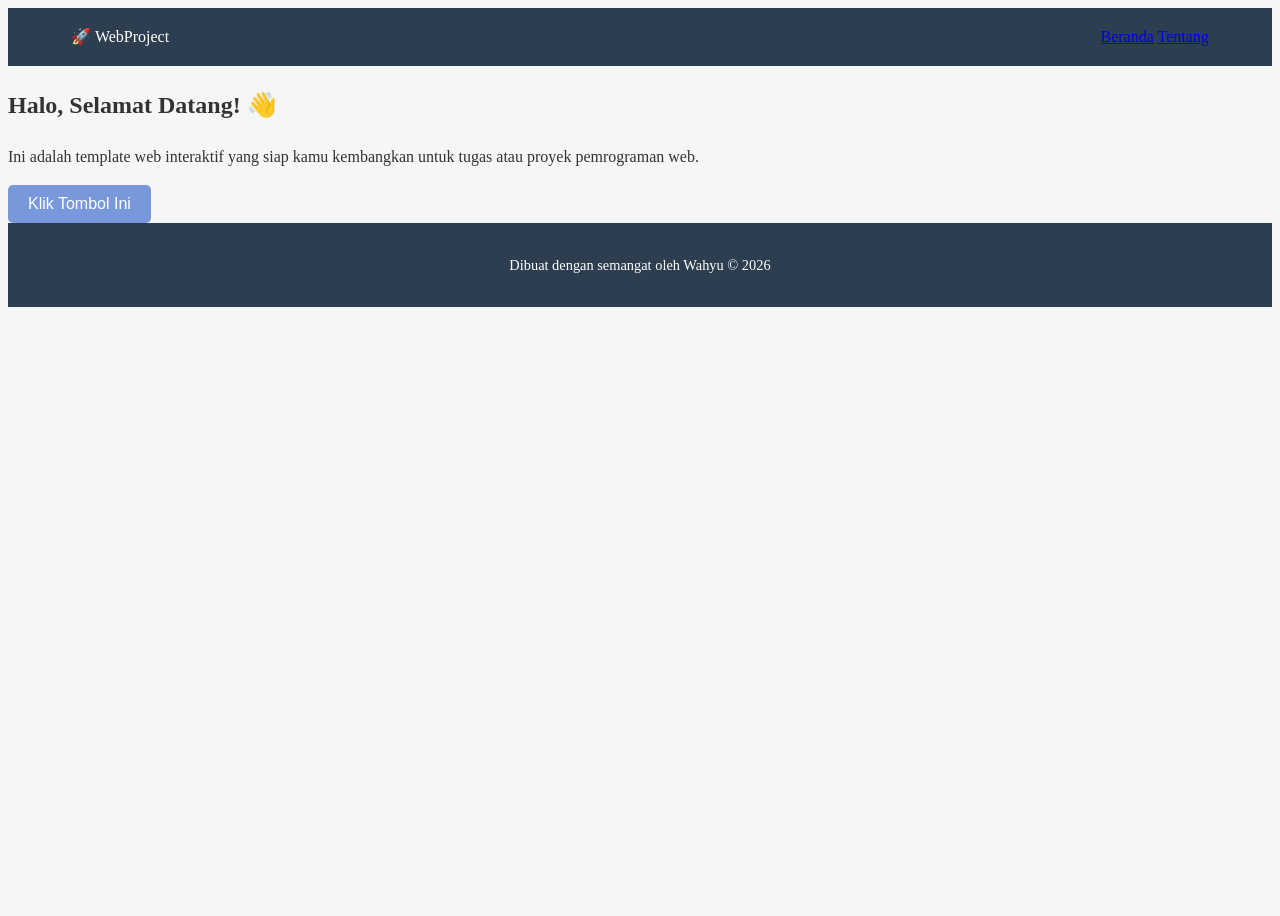
<file: index.html>
<!DOCTYPE html>
<html lang="id">
<head>
    <meta charset="UTF-8">
    <meta name="viewport" content="width=device-width, initial-scale=1.0">
    <title>Project Pemrograman Web</title>
    <!-- Menghubungkan file CSS -->
    <link rel="stylesheet" href="style.css">
</head>
<body>

    <!-- Navigasi / Header -->
    <header class="navbar">
        <div class="logo">🚀 WebProject</div>
        <nav>
            <a href="#home">Beranda</a>
            <a href="#about">Tentang</a>
        </nav>
    </header>

    <!-- Konten Utama -->
    <main class="container">
        <section class="card">
            <!-- ID ditambahkan agar script.js bisa mengubah teks ini -->
            <h1 id="title">Halo, Selamat Datang! 👋</h1>
            <p id="desc">Ini adalah template web interaktif yang siap kamu kembangkan untuk tugas atau proyek pemrograman web.</p>
            <button id="cta-btn" class="btn">Klik Tombol Ini</button>
        </section>
    </main>

    <!-- Footer -->
    <footer>
        <p>Dibuat dengan semangat oleh Wahyu &copy; 2026</p>
    </footer>

    <!-- Menghubungkan file JavaScript -->
    <script src="script.js"></script>
</body>
</html>
</file>
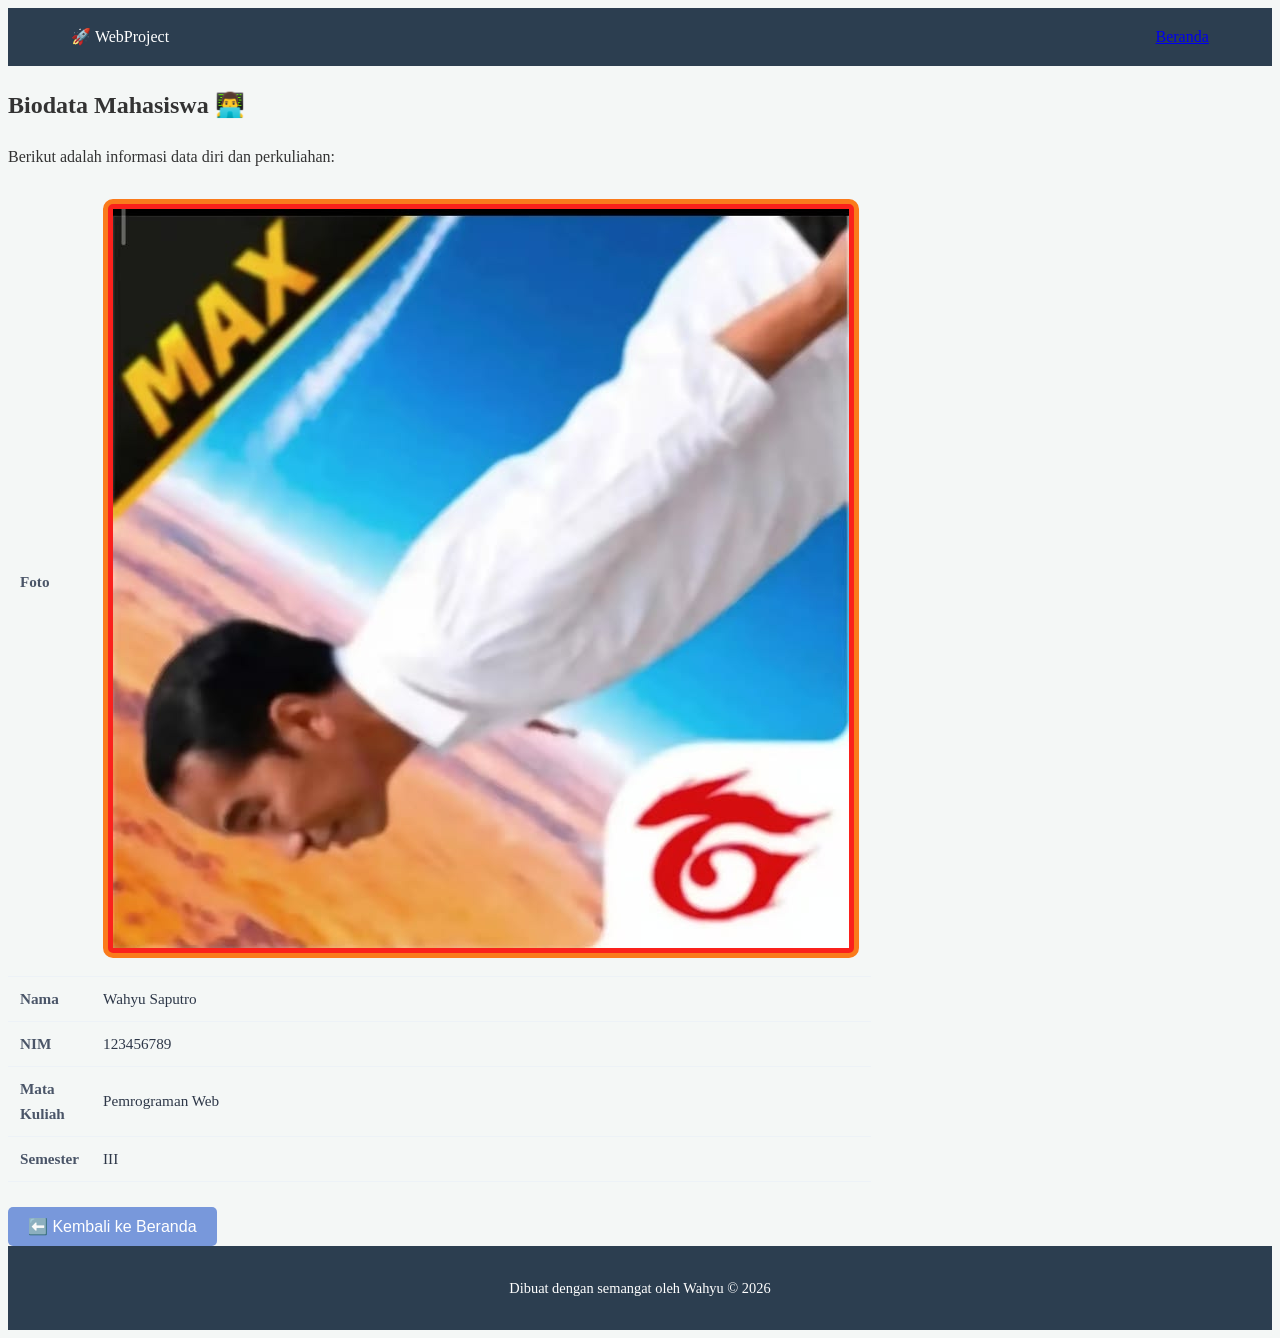
<file: detail.html>
<!DOCTYPE html>
<html lang="id">
<head>
    <meta charset="UTF-8">
    <meta name="viewport" content="width=device-width, initial-scale=1.0">
    <title>Biodata & Detail - Project Pemrograman Web</title>
    <link rel="stylesheet" href="style.css">
    <style>
        /* Tambahan style khusus untuk tabel biodata agar rapi */
        .bio-table {
            width: 100%;
            margin: 20px 0;
            text-align: left;
            border-collapse: collapse;
        }
        .bio-table th, .bio-table td {
            padding: 10px 12px;
            border-bottom: 1px solid #edf2f7;
            font-size: 0.95rem;
        }
        .bio-table th {
            color: #4a5568;
            width: 35%;
        }
        .bio-table td {
            color: #2d3748;
            font-weight: 500;
        }
        .bingkai {
            border: 5px solid #fa7b1c;
            border-radius: 10px;
            padding: 5px;
            background-color: #fa211c;
        }
    </style>
</head>
<body>

    <!-- Header / Navbar -->
    <header class="navbar">
        <div class="logo">🚀 WebProject</div>
        <nav>
            <a href="index.html">Beranda</a>
        </nav>
    </header>

    <!-- Konten Utama Halaman Detail / Biodata -->
    <main class="container">
        <section class="card" style="max-width: 350px;">
            <h1>Biodata Mahasiswa 👨‍💻</h1>
            <p>Berikut adalah informasi data diri dan perkuliahan:</p>
            
            <!-- Tabel Biodata -->
            <table class="bio-table">
                <tr>
                    <th>Foto</th>
                    <td><img src="abc.jpg" class="bingkai"></td>  
                </tr>
                <tr>
                    <th>Nama</th>
                    <td>Wahyu Saputro</td>
                </tr>
                <tr>
                    <th>NIM</th>
                    <td>123456789</td>
                </tr>
                <tr>
                    <th>Mata Kuliah</th>
                    <td>Pemrograman Web</td>
                </tr>
                <tr>
                    <th>Semester</th>
                    <td>III</td>
                </tr>
            </table>
            
            <!-- Tombol Kembali dengan ID agar bisa dikontrol JavaScript -->
            <div style="margin-top: 25px;">
                <button id="back-btn" class="btn">⬅️ Kembali ke Beranda</button>
            </div>
        </section>
    </main>

    <!-- Footer -->
    <footer>
        <p>Dibuat dengan semangat oleh Wahyu &copy; 2026</p>
    </footer>

    <!-- Script untuk Tombol Kembali -->
    <script>
        const backButton = document.getElementById('back-btn');

        backButton.addEventListener('click', function() {
            // Efek interaktif sebelum kembali ke index.html
            backButton.textContent = 'Kembali...';
            backButton.style.backgroundColor = '#48bb78';
            
            setTimeout(function() {
                window.location.href = 'index.html';
            }, 300);
        });
    </script>

</body>
</html>
</file>
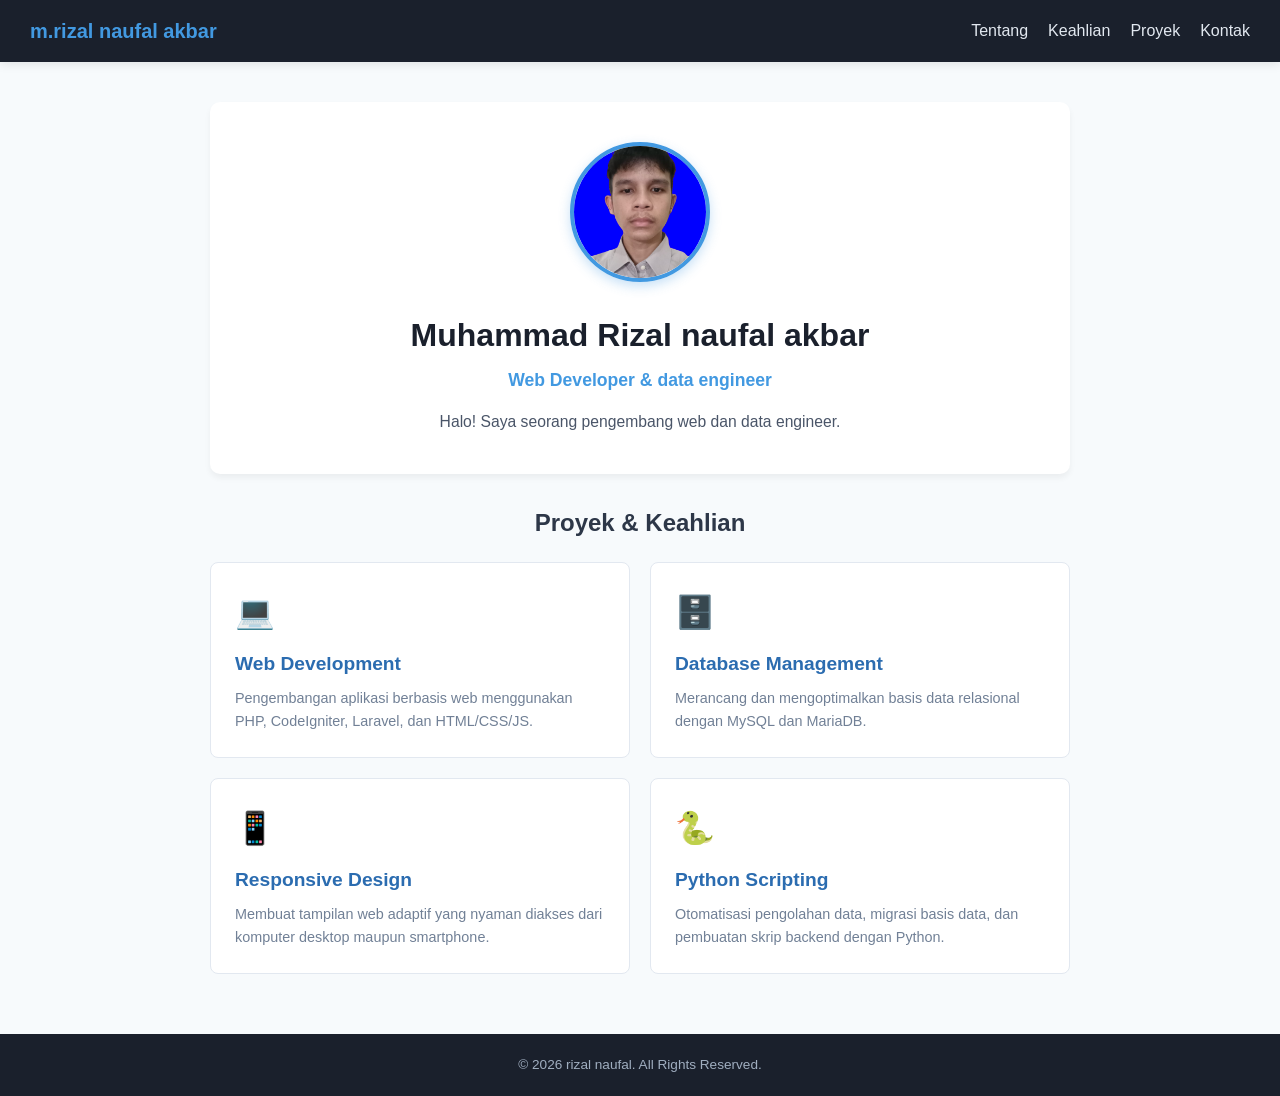
<file: index_rev1.html>
<!DOCTYPE html>
<html lang="id">
<head>
    <meta charset="UTF-8">
    <meta name="viewport" content="width=device-width, initial-scale=1.0">
    <title>Portofolio Diri - Wahyu Saputro</title>
    <!-- Menghubungkan ke file CSS eksternal -->
    <link rel="stylesheet" href="style_rev1.css">
</head>
<body>

    <!-- Header & Navigasi (Flexbox) -->
    <header class="navbar">
        <div class="logo">m.rizal naufal akbar</div>
        <nav class="nav-links">
            <a href="#about">Tentang</a>
            <a href="#skills">Keahlian</a>
            <a href="#projects">Proyek</a>
            <a href="#contact">Kontak</a>
        </nav>
    </header>

    <!-- Main Content -->
    <main class="container">
        <!-- Hero Section -->
        <section id="about" class="hero-section">
            <div class="profile-container">
                <!-- Pastikan file gambar fotowawhyu.JPEG ada di folder yang sama -->
                <img src="fotorizal.jpeg" alt="Foto Profil rizal" class="profile-img">
            </div>
            <h1 class="hero-title">Muhammad Rizal naufal akbar</h1>
            <p class="hero-subtitle">Web Developer & data engineer</p>
            <p class="hero-description">
                Halo! Saya seorang pengembang web dan data engineer.
            </p>
        </section>

        <!-- Galeri Keahlian & Proyek (CSS Grid) -->
        <section id="projects" class="portfolio-section">
            <h2 class="section-title">Proyek & Keahlian</h2>
            <div class="grid-container">
                
                <div class="card">
                    <div class="card-icon">💻</div>
                    <h3>Web Development</h3>
                    <p>Pengembangan aplikasi berbasis web menggunakan PHP, CodeIgniter, Laravel, dan HTML/CSS/JS.</p>
                </div>

                <div class="card">
                    <div class="card-icon">🗄️</div>
                    <h3>Database Management</h3>
                    <p>Merancang dan mengoptimalkan basis data relasional dengan MySQL dan MariaDB.</p>
                </div>

                <div class="card">
                    <div class="card-icon">📱</div>
                    <h3>Responsive Design</h3>
                    <p>Membuat tampilan web adaptif yang nyaman diakses dari komputer desktop maupun smartphone.</p>
                </div>

                <div class="card">
                    <div class="card-icon">🐍</div>
                    <h3>Python Scripting</h3>
                    <p>Otomatisasi pengolahan data, migrasi basis data, dan pembuatan skrip backend dengan Python.</p>
                </div>

            </div>
        </section>
    </main>

    <!-- Footer -->
    <footer class="footer">
        <p>&copy; 2026 rizal naufal. All Rights Reserved.</p>
    </footer>

</body>
</html>
</file>
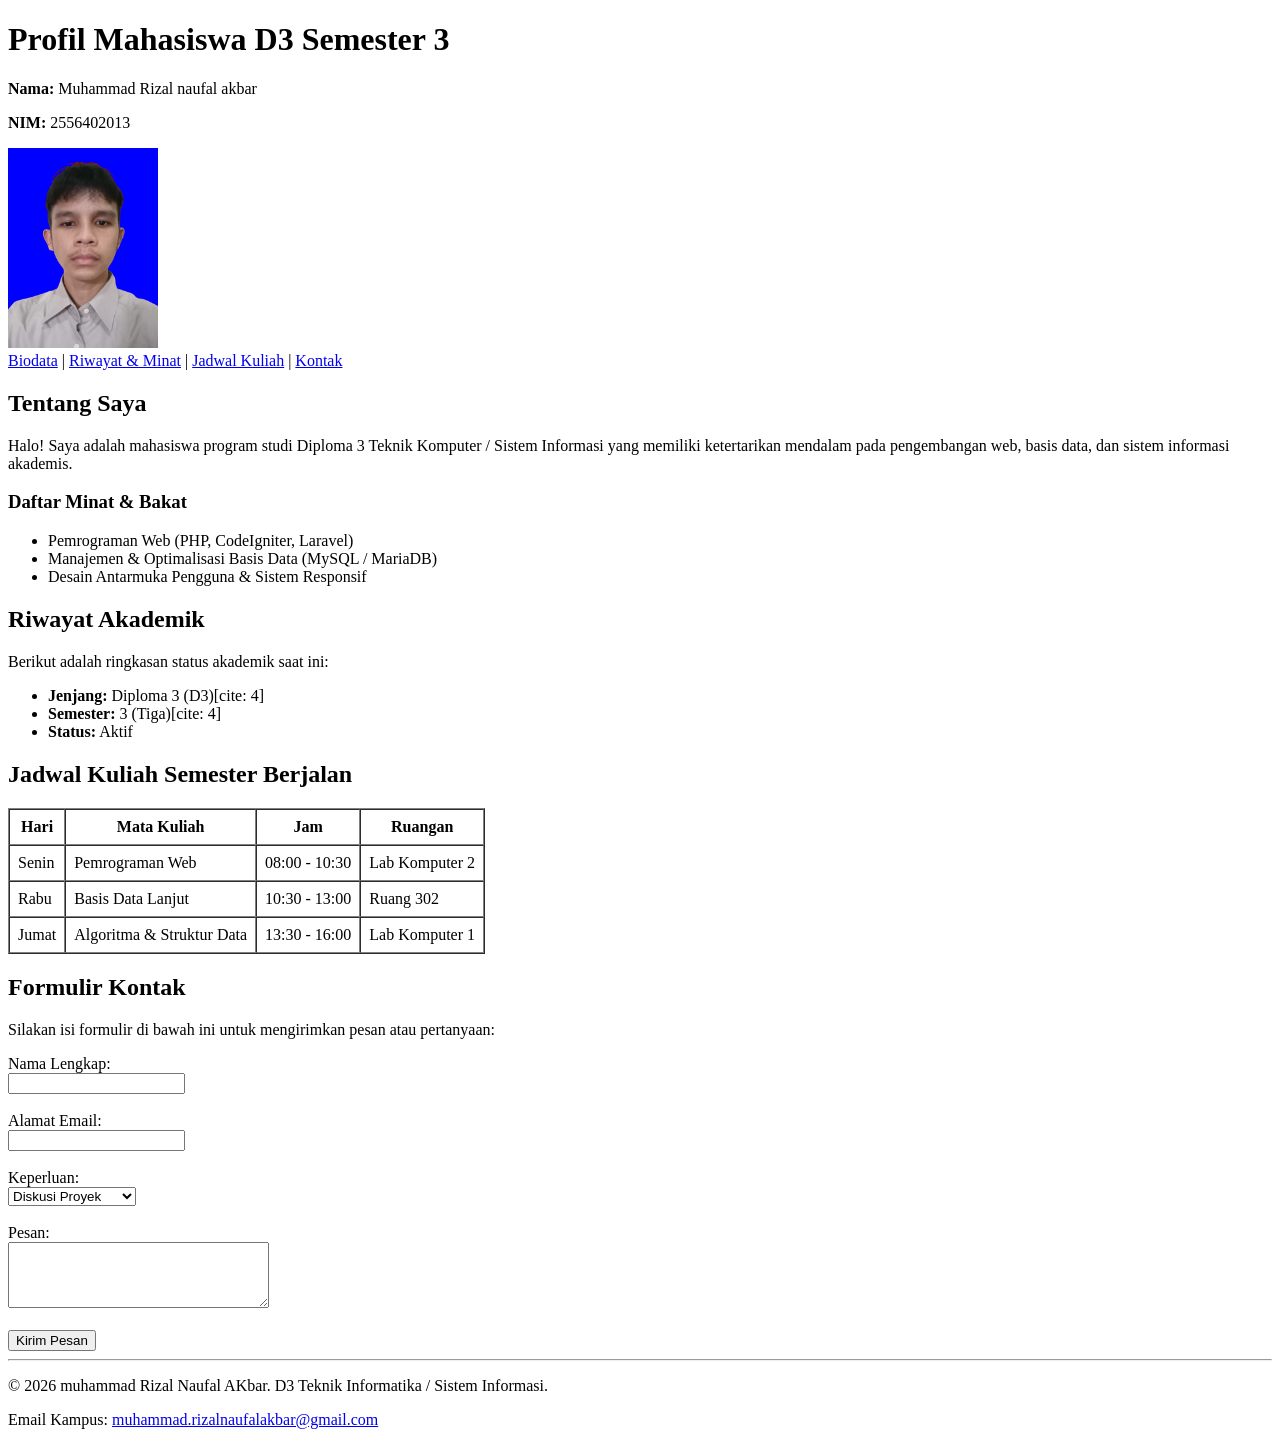
<file: index_rev2.html>
<!DOCTYPE html>
<html lang="id">
<head>
    <meta charset="UTF-8">
    <meta name="viewport" content="width=device-width, initial-scale=1.0">
    <title>Profil Mahasiswa - Wahyu Saputro</title>
</head>
<body>

    <!-- 1. Header (<header>): Judul Utama, Identitas, dan Foto Profil -->
    <header>
        <h1>Profil Mahasiswa D3 Semester 3</h1>
        <p><strong>Nama:</strong> Muhammad Rizal naufal akbar</p>
        <p><strong>NIM:</strong> 2556402013</p>
        <!-- Atribut alt digunakan untuk aksesibilitas -->
        <img src="fotorizal.jpeg" alt="Foto Resmi rizal naufal akbar" width="150">
    </header>

    <!-- 2. Navigasi (<nav>): Tautan internal antar seksi -->
    <nav>
        <a href="#biodata">Biodata</a> | 
        <a href="#riwayat">Riwayat & Minat</a> | 
        <a href="#jadwal">Jadwal Kuliah</a> | 
        <a href="#kontak">Kontak</a>
    </nav>

    <!-- 3. Konten Utama (<main>) -->
    <main>

        <!-- 4. Seksi Profil & Minat (<section id="biodata">) -->
        <section id="biodata">
            <h2>Tentang Saya</h2>
            <p>Halo! Saya adalah mahasiswa program studi Diploma 3 Teknik Komputer / Sistem Informasi yang memiliki ketertarikan mendalam pada pengembangan web, basis data, dan sistem informasi akademis.</p>
            
            <h3>Daftar Minat & Bakat</h3>
            <ul>
                <li>Pemrograman Web (PHP, CodeIgniter, Laravel)</li>
                <li>Manajemen & Optimalisasi Basis Data (MySQL / MariaDB)</li>
                <li>Desain Antarmuka Pengguna & Sistem Responsif</li>
            </ul>
        </section>

        <!-- Seksi Riwayat Akademik -->
        <section id="riwayat">
            <h2>Riwayat Akademik</h2>
            <p>Berikut adalah ringkasan status akademik saat ini:</p>
            <ul>
                <li><strong>Jenjang:</strong> Diploma 3 (D3)[cite: 4]</li>
                <li><strong>Semester:</strong> 3 (Tiga)[cite: 4]</li>
                <li><strong>Status:</strong> Aktif</li>
            </ul>
        </section>

        <!-- 5. Seksi Jadwal Kuliah & Tabel (<section id="jadwal">) -->
        <section id="jadwal">
            <h2>Jadwal Kuliah Semester Berjalan</h2>
            <table border="1" cellpadding="8" cellspacing="0">
                <thead>
                    <tr>
                        <th>Hari</th>
                        <th>Mata Kuliah</th>
                        <th>Jam</th>
                        <th>Ruangan</th>
                    </tr>
                </thead>
                <tbody>
                    <tr>
                        <td>Senin</td>
                        <td>Pemrograman Web</td>
                        <td>08:00 - 10:30</td>
                        <td>Lab Komputer 2</td>
                    </tr>
                    <tr>
                        <td>Rabu</td>
                        <td>Basis Data Lanjut</td>
                        <td>10:30 - 13:00</td>
                        <td>Ruang 302</td>
                    </tr>
                    <tr>
                        <td>Jumat</td>
                        <td>Algoritma & Struktur Data</td>
                        <td>13:30 - 16:00</td>
                        <td>Lab Komputer 1</td>
                    </tr>
                </tbody>
            </table>
        </section>

        <!-- 6. Seksi Formulir Kontak Interaktif (<section id="kontak">) -->
        <section id="kontak">
            <h2>Formulir Kontak</h2>
            <p>Silakan isi formulir di bawah ini untuk mengirimkan pesan atau pertanyaan:</p>
            <form action="#" method="POST">
                <div>
                    <label for="nama-pengirim">Nama Lengkap:</label><br>
                    <input type="text" id="nama-pengirim" name="nama" required>
                </div>
                <br>
                <div>
                    <label for="email-pengirim">Alamat Email:</label><br>
                    <input type="email" id="email-pengirim" name="email" required>
                </div>
                <br>
                <div>
                    <label for="kategori-pesan">Keperluan:</label><br>
                    <select id="kategori-pesan" name="kategori">
                        <option value="diskusi">Diskusi Proyek</option>
                        <option value="akademik">Urusan Akademik</option>
                        <option value="lainnya">Lainnya</option>
                    </select>
                </div>
                <br>
                <div>
                    <label for="pesan">Pesan:</label><br>
                    <textarea id="pesan" name="pesan" rows="4" cols="30" required></textarea>
                </div>
                <br>
                <div>
                    <button type="submit">Kirim Pesan</button>
                </div>
            </form>
        </section>

    </main>

    <!-- 7. Footer (<footer>) -->
    <footer>
        <hr>
        <p>&copy; 2026 muhammad Rizal Naufal AKbar. D3 Teknik Informatika / Sistem Informasi.</p>
        <p>Email Kampus: <a href="mailto:muhammad.rizalnaufalakbar@gmail.com">muhammad.rizalnaufalakbar@gmail.com</a></p>
    </footer>

</body>
</html>
</file>
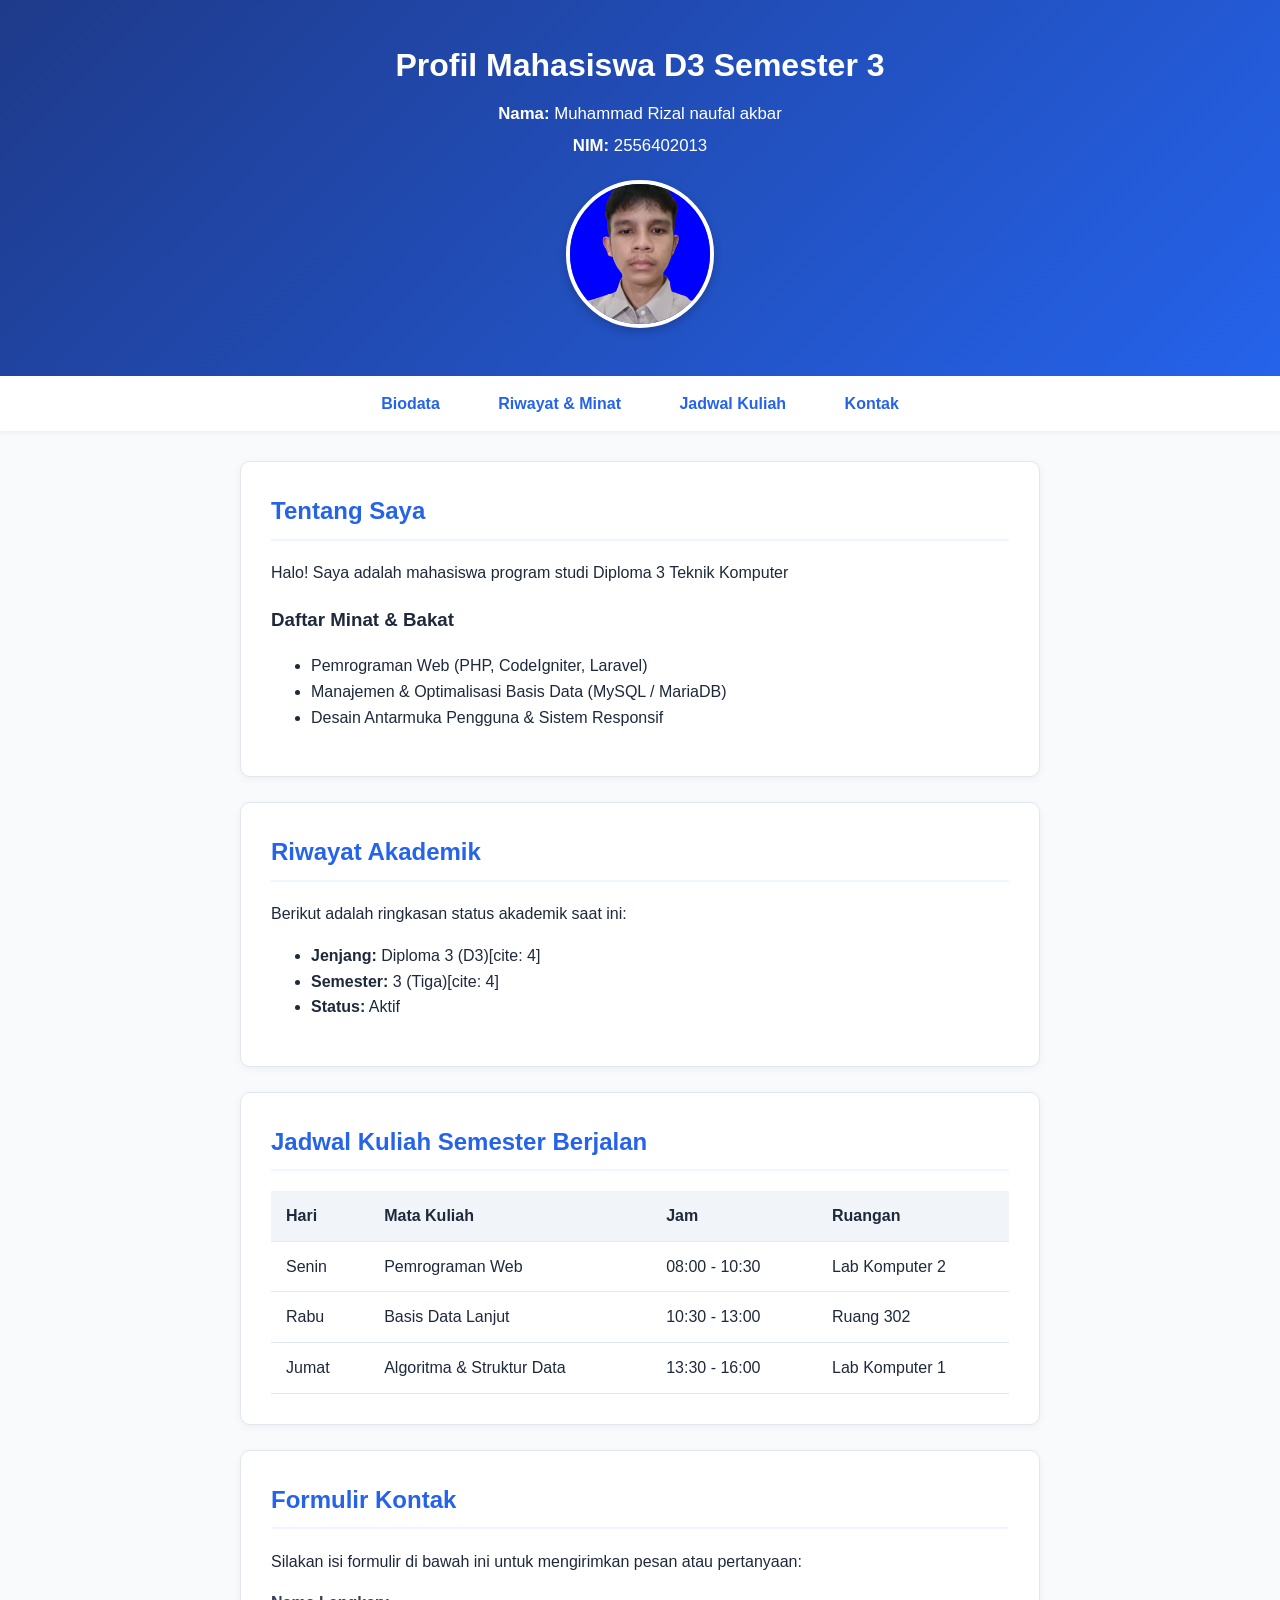
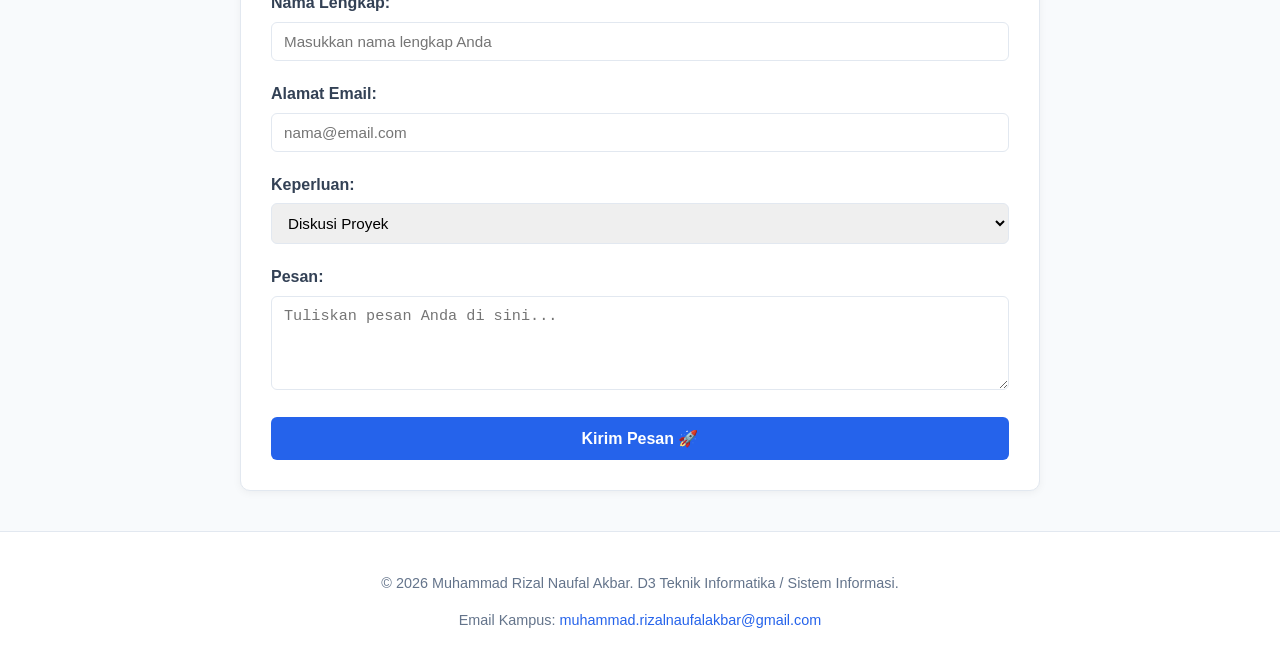
<file: index_rev3.html>
<!DOCTYPE html>
<html lang="id">
<head>
    <meta charset="UTF-8">
    <meta name="viewport" content="width=device-width, initial-scale=1.0">
    <title>Profil Mahasiswa - Muhammad Rizal naufal akbar</title>
    <style>
        /* Styling Modern & User-Friendly */
        :root {
            --primary-color: #2563eb;
            --primary-dark: #1d4ed8;
            --bg-color: #f8fafc;
            --card-bg: #ffffff;
            --text-main: #1e293b;
            --text-muted: #64748b;
            --border-color: #e2e8f0;
        }

        body {
            font-family: 'Segoe UI', Tahoma, Geneva, Verdana, sans-serif;
            background-color: var(--bg-color);
            color: var(--text-main);
            line-height: 1.6;
            margin: 0;
            padding: 0;
        }

        /* Header dengan Efek Visual Menarik */
        header {
            background: linear-gradient(135deg, #1e3a8a, #2563eb);
            color: white;
            text-align: center;
            padding: 40px 20px;
            box-shadow: 0 4px 6px -1px rgba(0, 0, 0, 0.1);
        }

        header h1 {
            margin: 0 0 10px 0;
            font-size: 2rem;
        }

        header p {
            margin: 5px 0;
            font-size: 1.05rem;
        }

        .profile-img {
            width: 140px;
            height: 140px;
            border-radius: 50%;
            object-fit: cover;
            border: 4px solid white;
            box-shadow: 0 4px 10px rgba(0, 0, 0, 0.2);
            margin-top: 15px;
            transition: transform 0.3s ease;
        }

        .profile-img:hover {
            transform: scale(1.05);
        }

        /* Navigasi Sticky yang Nyaman */
        nav {
            background-color: #ffffff;
            position: sticky;
            top: 0;
            z-index: 1000;
            text-align: center;
            padding: 15px;
            box-shadow: 0 2px 4px rgba(0, 0, 0, 0.05);
        }

        nav a {
            color: var(--primary-color);
            text-decoration: none;
            font-weight: 600;
            margin: 0 15px;
            padding: 6px 12px;
            border-radius: 4px;
            transition: all 0.2s ease;
        }

        nav a:hover {
            background-color: #eff6ff;
            color: var(--primary-dark);
        }

        /* Konten Utama */
        main {
            max-width: 800px;
            margin: 30px auto;
            padding: 0 20px;
        }

        section {
            background-color: var(--card-bg);
            border-radius: 10px;
            padding: 30px;
            margin-bottom: 25px;
            box-shadow: 0 2px 8px rgba(0, 0, 0, 0.05);
            border: 1px solid var(--border-color);
        }

        h2 {
            color: var(--primary-color);
            border-bottom: 2px solid #eff6ff;
            padding-bottom: 8px;
            margin-top: 0;
        }

        /* Tabel Estetik & Responsif */
        table {
            width: 100%;
            border-collapse: collapse;
            margin-top: 15px;
        }

        th, td {
            padding: 12px 15px;
            text-align: left;
            border-bottom: 1px solid var(--border-color);
        }

        th {
            background-color: #f1f5f9;
            color: var(--text-main);
            font-weight: 600;
        }

        tr:hover {
            background-color: #f8fafc;
        }

        /* Form Interaktif */
        .form-group {
            margin-bottom: 20px;
        }

        label {
            display: block;
            font-weight: 600;
            margin-bottom: 6px;
            color: #334155;
        }

        input[type="text"],
        input[type="email"],
        select,
        textarea {
            width: 100%;
            padding: 10px 12px;
            border: 1px solid var(--border-color);
            border-radius: 6px;
            font-size: 0.95rem;
            box-sizing: border-box;
            transition: border-color 0.2s ease, box-shadow 0.2s ease;
        }

        input:focus, select:focus, textarea:focus {
            outline: none;
            border-color: var(--primary-color);
            box-shadow: 0 0 0 3px rgba(37, 99, 235, 0.15);
        }

        button[type="submit"] {
            background-color: var(--primary-color);
            color: white;
            border: none;
            padding: 12px 24px;
            font-size: 1rem;
            font-weight: 600;
            border-radius: 6px;
            cursor: pointer;
            transition: background-color 0.2s ease;
            width: 100%;
        }

        button[type="submit"]:hover {
            background-color: var(--primary-dark);
        }

        /* Styling Modal / Pop-up */
        .modal-overlay {
            display: none; /* Sembunyikan secara default */
            position: fixed;
            top: 0;
            left: 0;
            width: 100%;
            height: 100%;
            background-color: rgba(0, 0, 0, 0.5);
            z-index: 2000;
            justify-content: center;
            align-items: center;
        }

        .modal-content {
            background-color: white;
            padding: 30px;
            border-radius: 10px;
            max-width: 450px;
            width: 90%;
            box-shadow: 0 5px 15px rgba(0, 0, 0, 0.3);
            animation: fadeIn 0.3s ease;
        }

        .modal-content h3 {
            color: var(--primary-color);
            margin-top: 0;
        }

        .modal-body p {
            margin: 10px 0;
            word-break: break-word;
        }

        .modal-close-btn {
            background-color: var(--primary-color);
            color: white;
            border: none;
            padding: 10px 20px;
            margin-top: 20px;
            border-radius: 6px;
            cursor: pointer;
            font-weight: 600;
            width: 100%;
        }

        .modal-close-btn:hover {
            background-color: var(--primary-dark);
        }

        @keyframes fadeIn {
            from { opacity: 0; transform: translateY(-10px); }
            to { opacity: 1; transform: translateY(0); }
        }

        /* Footer */
        footer {
            text-align: center;
            padding: 25px;
            color: var(--text-muted);
            font-size: 0.9rem;
            background-color: #ffffff;
            border-top: 1px solid var(--border-color);
            margin-top: 40px;
        }

        footer a {
            color: var(--primary-color);
            text-decoration: none;
        }

        footer a:hover {
            text-decoration: underline;
        }

        /* Responsif untuk HP */
        @media (max-width: 600px) {
            nav a {
                display: block;
                margin: 5px 0;
            }
            header {
                padding: 25px 15px;
            }
            section {
                padding: 20px 15px;
            }
        }
    </style>
</head>
<body>

    <!-- 1. Header (<header>) -->
    <header>
        <h1>Profil Mahasiswa D3 Semester 3</h1>
        <p><strong>Nama:</strong> Muhammad Rizal naufal akbar</p>
        <p><strong>NIM:</strong> 2556402013</p>
        <img src="fotorizal.jpeg" alt="Foto Resmi rizal naufal akbar" class="profile-img">
    </header>

    <!-- 2. Navigasi (<nav>) -->
    <nav>
        <a href="#biodata">Biodata</a>
        <a href="#riwayat">Riwayat & Minat</a>
        <a href="#jadwal">Jadwal Kuliah</a>
        <a href="#kontak">Kontak</a>
    </nav>

    <!-- 3. Konten Utama (<main>) -->
    <main>

        <!-- 4. Seksi Profil & Minat (<section id="biodata">) -->
        <section id="biodata">
            <h2>Tentang Saya</h2>
            <p>Halo! Saya adalah mahasiswa program studi Diploma 3 Teknik Komputer</p>
            <h3>Daftar Minat & Bakat</h3>
            <ul>
                <li>Pemrograman Web (PHP, CodeIgniter, Laravel)</li>
                <li>Manajemen & Optimalisasi Basis Data (MySQL / MariaDB)</li>
                <li>Desain Antarmuka Pengguna & Sistem Responsif</li>
            </ul>
        </section>

        <!-- Seksi Riwayat Akademik -->
        <section id="riwayat">
            <h2>Riwayat Akademik</h2>
            <p>Berikut adalah ringkasan status akademik saat ini:</p>
            <ul>
                <li><strong>Jenjang:</strong> Diploma 3 (D3)[cite: 4]</li>
                <li><strong>Semester:</strong> 3 (Tiga)[cite: 4]</li>
                <li><strong>Status:</strong> Aktif</li>
            </ul>
        </section>

        <!-- 5. Seksi Jadwal Kuliah & Tabel (<section id="jadwal">) -->
        <section id="jadwal">
            <h2>Jadwal Kuliah Semester Berjalan</h2>
            <table>
                <thead>
                    <tr>
                        <th>Hari</th>
                        <th>Mata Kuliah</th>
                        <th>Jam</th>
                        <th>Ruangan</th>
                    </tr>
                </thead>
                <tbody>
                    <tr>
                        <td>Senin</td>
                        <td>Pemrograman Web</td>
                        <td>08:00 - 10:30</td>
                        <td>Lab Komputer 2</td>
                    </tr>
                    <tr>
                        <td>Rabu</td>
                        <td>Basis Data Lanjut</td>
                        <td>10:30 - 13:00</td>
                        <td>Ruang 302</td>
                    </tr>
                    <tr>
                        <td>Jumat</td>
                        <td>Algoritma & Struktur Data</td>
                        <td>13:30 - 16:00</td>
                        <td>Lab Komputer 1</td>
                    </tr>
                </tbody>
            </table>
        </section>

        <!-- 6. Seksi Formulir Kontak Interaktif (<section id="kontak">) -->
        <section id="kontak">
            <h2>Formulir Kontak</h2>
            <p>Silakan isi formulir di bawah ini untuk mengirimkan pesan atau pertanyaan:</p>
            <form id="contact-form">
                <div class="form-group">
                    <label for="nama-pengirim">Nama Lengkap:</label>
                    <input type="text" id="nama-pengirim" name="nama" placeholder="Masukkan nama lengkap Anda" required>
                </div>
                
                <div class="form-group">
                    <label for="email-pengirim">Alamat Email:</label>
                    <input type="email" id="email-pengirim" name="email" placeholder="nama@email.com" required>
                </div>
                
                <div class="form-group">
                    <label for="kategori-pesan">Keperluan:</label>
                    <select id="kategori-pesan" name="kategori">
                        <option value="Diskusi Proyek">Diskusi Proyek</option>
                        <option value="Urusan Akademik">Urusan Akademik</option>
                        <option value="Lainnya">Lainnya</option>
                    </select>
                </div>
                
                <div class="form-group">
                    <label for="pesan">Pesan:</label>
                    <textarea id="pesan" name="pesan" rows="4" placeholder="Tuliskan pesan Anda di sini..." required></textarea>
                </div>
                
                <button type="submit">Kirim Pesan 🚀</button>
            </form>
        </section>

    </main>

    <!-- Komponen Pop-up (Modal) Hasil Input -->
    <div id="result-modal" class="modal-overlay">
        <div class="modal-content">
            <h3>Pesan Berhasil Dikirim! 🎉</h3>
            <p>Berikut adalah ringkasan data yang Anda masukkan:</p>
            <div class="modal-body">
                <p><strong>Nama:</strong> <span id="modal-nama"></span></p>
                <p><strong>Email:</strong> <span id="modal-email"></span></p>
                <p><strong>Keperluan:</strong> <span id="modal-kategori"></span></p>
                <p><strong>Pesan:</strong> <span id="modal-pesan"></span></p>
            </div>
            <button id="close-modal-btn" class="modal-close-btn">Tutup</button>
        </div>
    </div>

    <!-- 7. Footer (<footer>) -->
    <footer>
        <p>&copy; 2026 Muhammad Rizal Naufal Akbar. D3 Teknik Informatika / Sistem Informasi.</p>
        <p>Email Kampus: <a href="mailto:muhammad.rizalnaufalakbar@gmail.com">muhammad.rizalnaufalakbar@gmail.com</a></p>
    </footer>

    <!-- JavaScript untuk Menangani Pop-up -->
    <script>
        const form = document.getElementById('contact-form');
        const modal = document.getElementById('result-modal');
        const closeModalBtn = document.getElementById('close-modal-btn');

        const modalNama = document.getElementById('modal-nama');
        const modalEmail = document.getElementById('modal-email');
        const modalKategori = document.getElementById('modal-kategori');
        const modalPesan = document.getElementById('modal-pesan');

        form.addEventListener('submit', function(event) {
            event.preventDefault(); // Mencegah halaman melakukan reload

            // Ambil nilai dari input form
            modalNama.textContent = document.getElementById('nama-pengirim').value;
            modalEmail.textContent = document.getElementById('email-pengirim').value;
            modalKategori.textContent = document.getElementById('kategori-pesan').value;
            modalPesan.textContent = document.getElementById('pesan').value;

            // Tampilkan modal
            modal.style.display = 'flex';
        });

        // Tombol tutup modal
        closeModalBtn.addEventListener('click', function() {
            modal.style.display = 'none';
            form.reset(); // Mengosongkan kembali form setelah ditutup
        });

        // Tutup modal jika pengguna mengklik area di luar kotak modal
        window.addEventListener('click', function(event) {
            if (event.target === modal) {
                modal.style.display = 'none';
                form.reset();
            }
        });
    </script>

</body>
</html>
</file>
<file: style.css>
<style>
/* Pengaturan Dasar */
* {
    margin: 0;
    padding: 0;
    box-sizing: border-box;
    font-family: 'Segoe UI', Tahoma, Geneva, Verdana, sans-serif;
}

body {
    background-color: #f4f7f6;
    color: #333;
    line-height: 1.6;
    display: flex;
    flex-direction: column;
    min-height: 100vh;
}

/* Navbar */
.navbar {
    display: flex;
    justify-content: space-between;
    align-items: center;
    background-color: #2c3e50;
    color: white;
    padding: 1rem 5%;
}

.nav-links {
    list-style: none;
    display: flex;
    gap: 20px;
}

.nav-links a {
    color: white;
    text-decoration: none;
    transition: color 0.3s;
}

.nav-links a:hover {
    color: #3498db;
}

/* Hero Section */
.hero-section {
    flex: 1;
    display: flex;
    justify-content: center;
    align-items: center;
    text-align: center;
    padding: 2rem;
}

.hero-content h1 {
    font-size: 2.5rem;
    margin-bottom: 10px;
    color: #2c3e50;
}

.hero-content p {
    font-size: 1.1rem;
    margin-bottom: 20px;
    color: #555;
}

/* Tombol */
.btn {
    background-color: #7898db;
    color: white;
    border: none;
    padding: 10px 20px;
    font-size: 1rem;
    border-radius: 5px;
    cursor: pointer;
    transition: background 0.3s;
}

.btn:hover {
    background-color: #9080b9;
}

/* Footer */
footer {
    background-color: #2c3e50;
    color: white;
    text-align: center;
    padding: 1rem 0;
    font-size: 0.9rem;
}
</style>
</file>
<file: style_rev1.css>
/* =========================================================
   1. RESET & CSS BOX MODEL (FONDASI)
   ========================================================= */
* {
    box-sizing: border-box; /* Memastikan padding & border tidak menambah ukuran total elemen */
    margin: 0;
    padding: 0;
}

body {
    font-family: 'Segoe UI', Tahoma, Geneva, Verdana, sans-serif;
    line-height: 1.6;
    color: #2d3748;
    background-color: #f7fafc;
}

/* Container Utama */
.container {
    max-width: 900px;
    margin: 0 auto;
    padding: 20px;
}

/* =========================================================
   2. HEADER & NAVIGASI (FLEXBOX 1D)
   ========================================================= */
.navbar {
    display: flex;
    justify-content: space-between;
    align-items: center;
    background-color: #1a202c;
    padding: 15px 30px;
    box-shadow: 0 2px 10px rgba(0, 0, 0, 0.1);
    position: sticky;
    top: 0;
    z-index: 100;
}

.logo {
    font-size: 1.25rem;
    font-weight: bold;
    color: #4299e1;
}

.nav-links {
    display: flex;
    gap: 20px;
}

.nav-links a {
    color: #e2e8f0;
    text-decoration: none;
    font-weight: 500;
    transition: color 0.3s ease;
}

.nav-links a:hover {
    color: #63b3ed;
}

/* =========================================================
   3. HERO SECTION (FOTO PROFIL & TIPOGRAFI)
   ========================================================= */
.hero-section {
    background-color: #ffffff;
    padding: 40px 20px;
    margin-top: 20px;
    border-radius: 10px;
    text-align: center;
    box-shadow: 0 4px 6px rgba(0, 0, 0, 0.05);
}

.profile-container {
    margin-bottom: 20px;
}

.profile-img {
    width: 140px;
    height: 140px;
    border-radius: 50%;
    object-fit: cover;
    border: 4px solid #4299e1;
    box-shadow: 0 4px 12px rgba(66, 153, 225, 0.3);
}

.hero-title {
    font-size: 2rem;
    color: #1a202c;
    margin-bottom: 5px;
}

.hero-subtitle {
    font-size: 1.1rem;
    color: #4299e1;
    font-weight: 600;
    margin-bottom: 15px;
}

.hero-description {
    max-width: 600px;
    margin: 0 auto;
    color: #4a5568;
    font-size: 0.98rem;
}

/* =========================================================
   4. GALERI PROYEK & KEAHLIAN (CSS GRID 2D)
   ========================================================= */
.portfolio-section {
    margin-top: 30px;
}

.section-title {
    font-size: 1.5rem;
    color: #2d3748;
    margin-bottom: 20px;
    text-align: center;
}

/* CSS Grid 2 Kolom untuk Desktop */
.grid-container {
    display: grid;
    grid-template-columns: repeat(2, 1fr);
    gap: 20px;
}

.card {
    background-color: #ffffff;
    padding: 24px;
    border: 1px solid #e2e8f0;
    border-radius: 8px;
    transition: transform 0.3s ease, box-shadow 0.3s ease;
}

.card:hover {
    transform: translateY(-5px);
    box-shadow: 0 8px 15px rgba(0, 0, 0, 0.08);
    border-color: #63b3ed;
}

.card-icon {
    font-size: 2rem;
    margin-bottom: 10px;
}

.card h3 {
    font-size: 1.2rem;
    color: #2b6cb0;
    margin-bottom: 8px;
}

.card p {
    font-size: 0.9rem;
    color: #718096;
}

/* =========================================================
   5. FOOTER
   ========================================================= */
.footer {
    text-align: center;
    padding: 20px;
    margin-top: 40px;
    background-color: #1a202c;
    color: #a0aec0;
    font-size: 0.85rem;
}

/* =========================================================
   6. RESPONSIVE DESIGN (MEDIA QUERIES ≤ 600px)
   ========================================================= */
@media screen and (max-width: 600px) {
    /* Merubah navigasi agar menumpuk rapi di layar kecil */
    .navbar {
        flex-direction: column;
        gap: 12px;
        text-align: center;
    }

    .nav-links {
        gap: 12px;
        font-size: 0.9rem;
    }

    /* Merubah CSS Grid menjadi 1 Kolom */
    .grid-container {
        grid-template-columns: 1fr;
    }

    .hero-title {
        font-size: 1.6rem;
    }
}
</file>
